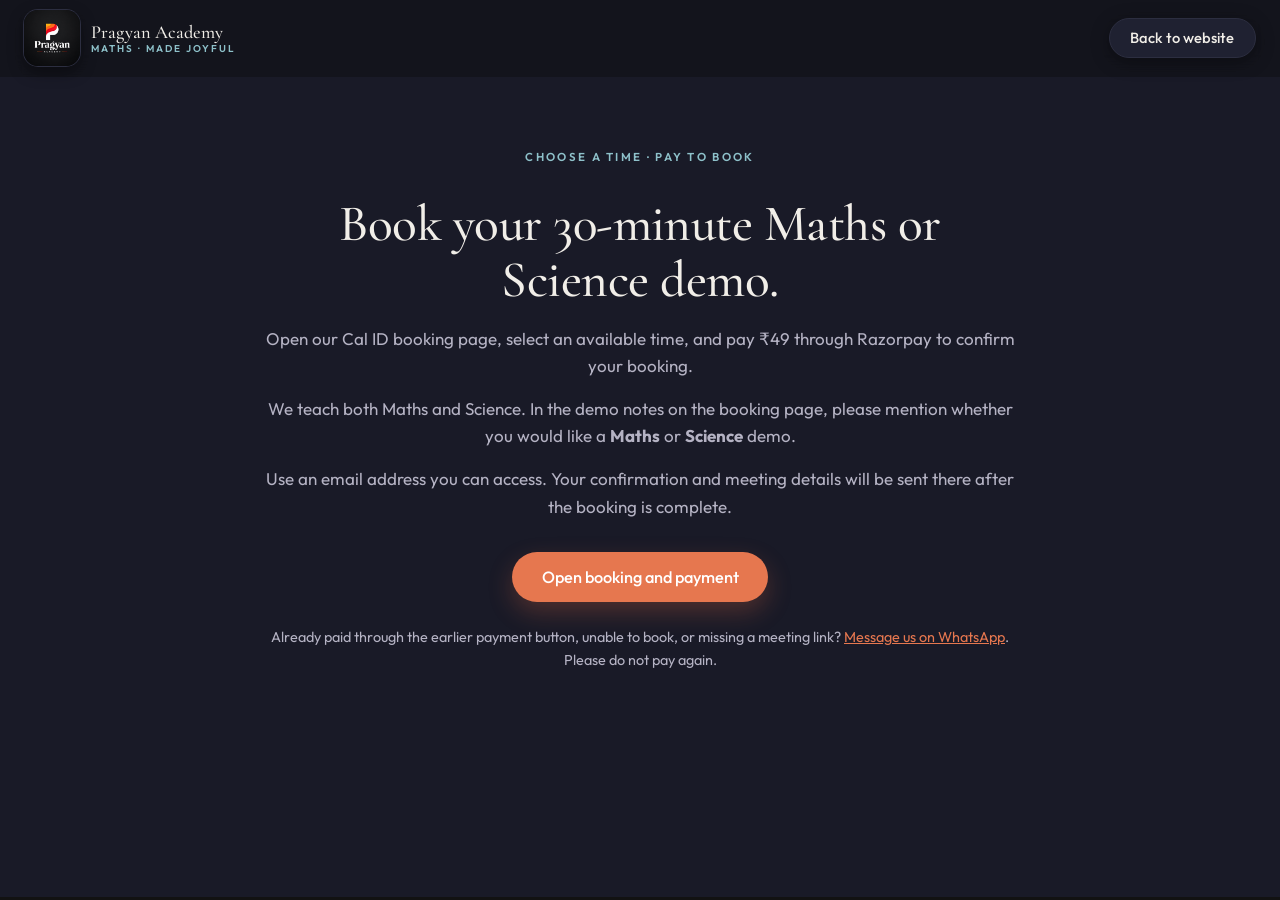
<file: book-demo.html>
<!DOCTYPE html>
<html lang="en" data-theme="dark">
<head>
  <meta charset="UTF-8">
  <meta name="viewport" content="width=device-width, initial-scale=1.0">
  <meta name="color-scheme" content="dark">
  <meta name="theme-color" content="#14151f">
  <title>Book your ₹49 Maths or Science demo — Pragyan Academy</title>
  <meta name="description" content="Choose a time and pay ₹49 to confirm your Pragyan Academy Maths or Science demo.">
  <meta name="robots" content="index, follow, max-image-preview:large">
  <link rel="canonical" href="https://www.pragyan-academy.in/book-demo.html">
  <meta property="og:type" content="website">
  <meta property="og:locale" content="en_IN">
  <meta property="og:site_name" content="Pragyan Academy">
  <meta property="og:title" content="Book a ₹49 Maths or Science Demo | Pragyan Academy">
  <meta property="og:description" content="Choose a time for a 30-minute Pragyan Academy Maths or Science demo and confirm your booking for ₹49.">
  <meta property="og:url" content="https://www.pragyan-academy.in/book-demo.html">
  <meta property="og:image" content="https://www.pragyan-academy.in/images/pragyan-academy-logo.jpg">
  <meta property="og:image:alt" content="Pragyan Academy logo">
  <meta name="twitter:card" content="summary_large_image">
  <meta name="twitter:title" content="Book a ₹49 Maths or Science Demo | Pragyan Academy">
  <meta name="twitter:description" content="Choose a time for a 30-minute Pragyan Academy Maths or Science demo.">
  <meta name="twitter:image" content="https://www.pragyan-academy.in/images/pragyan-academy-logo.jpg">
  <link rel="icon" type="image/png" href="images/pragyan-academy-icon.png">
  <link rel="apple-touch-icon" href="images/pragyan-academy-icon.png">
  <link rel="manifest" href="site.webmanifest">
  <link rel="preconnect" href="https://fonts.googleapis.com">
  <link rel="preconnect" href="https://fonts.gstatic.com" crossorigin>
  <link href="https://fonts.googleapis.com/css2?family=Cormorant+Garamond:wght@400;500;600&family=Outfit:wght@300;400;500;600&display=swap" rel="stylesheet">
  <link rel="stylesheet" href="style.css?v=20261031-new-logo">
  <script type="application/ld+json">
  {
    "@context": "https://schema.org",
    "@type": "WebPage",
    "@id": "https://www.pragyan-academy.in/book-demo.html#webpage",
    "url": "https://www.pragyan-academy.in/book-demo.html",
    "name": "Book a ₹49 Maths or Science Demo | Pragyan Academy",
    "description": "Choose a time for a 30-minute Pragyan Academy Maths or Science demo and confirm your booking for ₹49.",
    "isPartOf": { "@id": "https://www.pragyan-academy.in/#website" },
    "about": { "@id": "https://www.pragyan-academy.in/#organization" },
    "inLanguage": "en-IN"
  }
  </script>
</head>
<body>
  <header class="nav">
    <div class="container nav__inner">
      <a href="/" class="brand" aria-label="Pragyan Academy home">
        <img src="images/pragyan-academy-logo.jpg" alt="Pragyan Academy logo" class="brand__mark">
        <span class="brand__text">
          <span class="brand__name">Pragyan Academy</span>
          <span class="brand__tag">Maths · Made Joyful</span>
        </span>
      </a>
      <div class="nav__actions">
        <a href="/" class="btn btn--outline btn--sm">Back to website</a>
      </div>
    </div>
  </header>

  <main class="cal-booking">
    <div class="container">
      <div class="cal-booking__intro">
        <span class="eyebrow">Choose a time · Pay to book</span>
        <h1 class="h2">Book your 30-minute Maths or Science demo.</h1>
        <p>Open our Cal ID booking page, select an available time, and pay ₹49 through Razorpay to confirm your booking.</p>
        <p>We teach both Maths and Science. In the demo notes on the booking page, please mention whether you would like a <strong>Maths</strong> or <strong>Science</strong> demo.</p>
        <p>Use an email address you can access. Your confirmation and meeting details will be sent there after the booking is complete.</p>
      </div>

      <div class="cal-booking__action">
        <a class="btn btn--primary btn--lg" href="https://cal.id/pragyan-academy/demo-1-1">Open booking and payment</a>
      </div>

      <p class="cal-booking__help">Already paid through the earlier payment button, unable to book, or missing a meeting link? <a href="https://wa.me/917568540848?text=Hi%2C%20I%20paid%20%E2%82%B949%20for%20a%20Pragyan%20Academy%20demo%20but%20need%20help%20booking%20or%20getting%20my%20meeting%20link.%20My%20Razorpay%20payment%20ID%3A%20.%20My%20preferred%20or%20booked%20date%20and%20time%3A%20" target="_blank" rel="noopener">Message us on WhatsApp</a>. Please do not pay again.</p>
    </div>
  </main>

</body>
</html>
</file>
<file: style.css>
/* ==========================================================
   Pragyan Academy — style.css
   ========================================================== */

/* ---------- permanent dark theme ---------- */
:root {
  color-scheme: dark;

  --cream: #14151f;
  --cream-2: #191a27;
  --peach: #2a221f;
  --peach-2: #3d2e27;
  --coral: #e6774f;
  --coral-dark: #d9663f;
  --gold: #f0b455;
  --gold-soft: #f4c97e;
  --teal: #8ec1ca;
  --navy: #0e0f18;
  --navy-2: #171827;
  --ink: #f1eee8;
  --ink-soft: #b5b3c4;
  --muted: #8b8da3;
  --line: #2c2e40;
  --white: #ffffff;
  --surface: #1f2131;

  --nav-bg: rgba(20, 21, 31, 0.82);
  --hero-glow: rgba(217, 102, 63, 0.16);
  --blob: #23263a;
  --deco-1: #2e2a33;
  --deco-2: #2a2b38;
  --deco-3: #3a2c28;
  --deco-4: #262838;
  --eyebrow-muted: #7c7f9a;

  --serif: "Cormorant Garamond", Georgia, "Times New Roman", serif;
  --sans: "Outfit", "Helvetica Neue", Arial, sans-serif;

  --radius: 20px;
  --radius-lg: 32px;
  --shadow: 0 10px 40px rgba(0, 0, 0, 0.45);
  --shadow-sm: 0 4px 18px rgba(0, 0, 0, 0.35);
  --container: 1240px;
}

*, *::before, *::after { box-sizing: border-box; }

html { scroll-behavior: smooth; }

section[id] { scroll-margin-top: 90px; }

body {
  margin: 0;
  position: relative;
  z-index: 0;
  isolation: isolate;
  font-family: var(--sans);
  font-size: 17px;
  line-height: 1.6;
  color: var(--ink);
  background: transparent;
  -webkit-font-smoothing: antialiased;
  transition: background-color .25s ease, color .25s ease;
}

/* Quiet academic atmosphere: graph-paper structure with slow, warm light. */
.page-atmosphere {
  position: fixed;
  inset: 0;
  z-index: -1;
  pointer-events: none;
  overflow: hidden;
  background:
    linear-gradient(rgba(142,193,202,.026) 1px, transparent 1px),
    linear-gradient(90deg, rgba(142,193,202,.026) 1px, transparent 1px),
    var(--cream);
  background-size: 48px 48px, 48px 48px, auto;
}
.page-atmosphere::before,
.page-atmosphere::after {
  content: "";
  position: absolute;
  width: 42vw;
  aspect-ratio: 1;
  border-radius: 50%;
  filter: blur(110px);
  opacity: .12;
  will-change: transform;
}
.page-atmosphere::before { left: -14vw; top: 8vh; background: var(--teal); animation: ambient-drift-a 20s ease-in-out infinite alternate; }
.page-atmosphere::after { right: -16vw; top: 42vh; background: var(--coral); animation: ambient-drift-b 24s ease-in-out infinite alternate; }
@keyframes ambient-drift-a { to { transform: translate(11vw, 12vh) scale(1.12); } }
@keyframes ambient-drift-b { to { transform: translate(-9vw, -13vh) scale(.92); } }

/* Elements remain readable without JavaScript; motion activates only after setup. */
.motion-ready .reveal {
  opacity: 0;
  transform: translateY(22px);
  filter: blur(3px);
  transition:
    opacity .7s ease var(--reveal-delay, 0ms),
    transform .8s cubic-bezier(.2,.75,.2,1) var(--reveal-delay, 0ms),
    filter .7s ease var(--reveal-delay, 0ms);
}
.motion-ready .reveal.is-visible { opacity: 1; transform: translateY(0); filter: blur(0); }

img { display: block; max-width: 100%; }
a { color: inherit; text-decoration: none; }
a:focus-visible,
button:focus-visible {
  outline: 3px solid var(--gold);
  outline-offset: 4px;
}
h1, h2, h3, p { margin: 0; }
ul { list-style: none; margin: 0; padding: 0; }

.container {
  width: min(var(--container), 100% - 3rem);
  margin-inline: auto;
}

/* ---------- utilities ---------- */
.icon {
  width: 1.1em; height: 1.1em;
  fill: none; stroke: currentColor;
  stroke-width: 1.8; stroke-linecap: round; stroke-linejoin: round;
  flex-shrink: 0;
}
.icon--xs { width: 0.95em; height: 0.95em; }
.icon--arrow { margin-left: 0.15em; }

.eyebrow {
  display: inline-flex; align-items: center; gap: 0.45em;
  font-size: 0.72rem; font-weight: 600;
  letter-spacing: 0.2em; text-transform: uppercase;
  color: var(--teal);
  margin-bottom: 1.1rem;
}
.eyebrow--gold  { color: var(--gold); }
.eyebrow--teal  { color: var(--teal); }
.eyebrow--muted { color: var(--eyebrow-muted); letter-spacing: 0.22em; }

.h2 {
  font-family: var(--serif);
  font-weight: 500;
  font-size: clamp(2.2rem, 4vw, 3.4rem);
  line-height: 1.1;
  letter-spacing: -0.01em;
}
.h2 em { font-style: italic; }
.c-teal  { color: var(--teal); }
.c-coral { color: var(--coral); }

.pill {
  display: inline-flex; align-items: center; gap: 0.5em;
  padding: 0.55em 1.1em;
  border: 1px solid var(--peach-2);
  border-radius: 999px;
  background: var(--surface);
  font-size: 0.72rem; font-weight: 600;
  letter-spacing: 0.18em; text-transform: uppercase;
  color: var(--teal);
}
.pill .icon { color: var(--coral); }
.pill--ghost {
  background: rgba(255,255,255,0.18);
  border-color: rgba(255,255,255,0.5);
  color: var(--white);
  backdrop-filter: blur(4px);
}
.pill--ghost .icon { color: var(--white); }

/* ---------- buttons ---------- */
.btn {
  display: inline-flex; align-items: center; gap: 0.55em;
  padding: 0.85em 1.6em;
  border-radius: 999px;
  font-family: var(--sans);
  font-weight: 500; font-size: 0.98rem;
  line-height: 1;
  transition: transform .18s ease, box-shadow .18s ease, background .18s ease;
  white-space: nowrap;
}
.btn:hover { transform: translateY(-2px); }
.btn:focus-visible { transform: translateY(-1px); }
.btn--sm { padding: 0.8em 1.4em; font-size: 0.92rem; }
.btn--lg { padding: 1.05em 1.8em; font-size: 1.02rem; }

.btn--primary {
  background: var(--coral);
  color: var(--white);
  box-shadow: 0 10px 24px rgba(217,102,63,0.28);
}
.btn--primary:hover { background: var(--coral-dark); box-shadow: 0 14px 30px rgba(217,102,63,0.34); }

.btn--outline {
  background: var(--surface);
  border: 1px solid var(--line);
  color: var(--ink);
  box-shadow: var(--shadow-sm);
}
.btn--soft {
  background: var(--peach);
  color: var(--ink);
}
.btn--soft:hover { background: var(--peach-2); }

/* ---------- brand ---------- */
.brand { display: inline-flex; align-items: center; gap: 0.7rem; }
.brand__mark {
  width: 56px; height: 56px;
  border-radius: 14px;
  object-fit: contain;
  background: #0d0f12;
  flex-shrink: 0;
  box-shadow: 0 6px 16px rgba(30,30,30,0.25);
}
.brand__text { display: flex; flex-direction: column; line-height: 1.15; white-space: nowrap; }
.brand__name { font-family: var(--serif); font-size: 1.15rem; font-weight: 500; color: var(--ink); }
.brand__tag  { font-size: 0.62rem; letter-spacing: 0.2em; text-transform: uppercase; color: var(--teal); font-weight: 600; }

/* ==========================================================
   NAV
   ========================================================== */
.nav {
  position: sticky; top: 0; z-index: 50;
  background: var(--nav-bg);
  backdrop-filter: blur(12px);
  -webkit-backdrop-filter: blur(12px);
  border-bottom: 1px solid transparent;
}
.nav__inner {
  display: flex; align-items: center; justify-content: space-between;
  gap: 2rem;
  height: 76px;
}
.nav__links { display: flex; gap: 1.2rem; margin-left: auto; margin-right: 0.5rem; }
.nav__links a {
  font-size: 0.95rem; font-weight: 500; color: var(--ink);
  transition: color .15s;
}
.nav__links a:hover { color: var(--coral); }

.nav__actions { display: flex; align-items: center; gap: 0.75rem; }
.brand__mark { box-shadow: 0 0 0 1px var(--line), 0 6px 16px rgba(0,0,0,0.4); }

/* ==========================================================
   HERO
   ========================================================== */
.hero {
  position: relative;
  padding: 5rem 0 6rem;
  overflow: hidden;
}
.hero::after {
  /* soft peach glow bottom-right */
  content: "";
  position: absolute; right: -10%; bottom: -30%;
  width: 45vw; height: 45vw;
  background: radial-gradient(circle, var(--hero-glow), transparent 65%);
  pointer-events: none;
}
.hero__inner {
  display: grid;
  grid-template-columns: 1.25fr 1fr;
  gap: 3.5rem;
  align-items: center;
  position: relative; z-index: 1;
}
.hero__title {
  font-family: var(--serif);
  font-weight: 400;
  font-size: clamp(2.8rem, 4.7vw, 4.2rem);
  line-height: 1.05;
  letter-spacing: -0.015em;
  margin: 1.8rem 0 1.5rem;
}
.hl {
  position: relative;
  font-style: italic;
  color: var(--coral);
  white-space: nowrap;
}
.hl::after {
  /* hand-drawn underline */
  content: "";
  position: absolute; left: 18%; right: 15%; bottom: -0.02em;
  height: 0.16em;
  background: url("data:image/svg+xml,%3Csvg xmlns='http://www.w3.org/2000/svg' viewBox='0 0 200 12' preserveAspectRatio='none'%3E%3Cpath d='M2 8 C 40 2, 90 12, 130 6 S 190 4, 198 8' fill='none' stroke='%23f0c27a' stroke-width='4' stroke-linecap='round'/%3E%3C/svg%3E") no-repeat center / 100% 100%;
}
.hero__lead {
  font-size: 1.15rem;
  line-height: 1.6;
  color: var(--ink-soft);
  max-width: 44ch;
}
.hero__lead strong { color: var(--ink); font-weight: 600; }
.hero__actions { display: flex; flex-wrap: wrap; gap: 1rem; margin-top: 2.2rem; }

.stats {
  display: flex;
  margin-top: 3rem;
}
.stats li {
  display: flex; flex-direction: column;
  padding-right: 2.5rem; margin-right: 2.5rem;
  border-right: 1px solid var(--line);
}
.stats li:last-child { border-right: 0; }
.stats strong {
  font-family: var(--serif);
  font-size: 1.7rem; font-weight: 500;
  line-height: 1.1;
  display: inline-flex; align-items: baseline; gap: 0.15em;
}
.stats span { font-size: 0.92rem; color: var(--ink-soft); margin-top: 0.15rem; }
.star { color: var(--gold); font-size: 1.1em; }

/* visual */
.hero__visual { position: relative; }
.hero__frame {
  background: var(--peach-2);
  border-radius: var(--radius-lg);
  padding: 1.6rem 0 0 1.6rem;
  margin-left: 1rem;
}
.hero__img {
  width: 100%;
  height: auto;                 /* override the HTML height attribute so aspect-ratio applies */
  aspect-ratio: 1 / 1;
  max-height: min(70vh, 640px); /* never taller than the viewport */
  object-fit: cover;
  border-radius: 28px;
  border: 6px solid var(--surface);
  box-shadow: var(--shadow);
  position: relative;
  animation: hero-focus 15s ease-in-out infinite alternate;
}
@keyframes hero-focus { from { object-position: 48% 50%; } to { object-position: 55% 46%; } }
.badge {
  position: absolute; left: -1.5rem; bottom: 1.2rem;
  display: flex; align-items: center; gap: 0.85rem;
  padding: 1rem 1.4rem 1rem 1rem;
  background: var(--surface);
  border-radius: 18px;
  box-shadow: var(--shadow);
  transform: rotate(-3deg);
}
.badge__grade {
  width: 42px; height: 42px;
  display: grid; place-items: center;
  border-radius: 50%;
  background: var(--peach);
  color: var(--coral);
  font-family: var(--serif); font-size: 1.2rem;
}
.badge__text { display: flex; flex-direction: column; line-height: 1.2; }
.badge__text strong { font-size: 0.92rem; font-weight: 600; }
.badge__text small { font-size: 0.75rem; color: var(--ink-soft); }
.hero__blob {
  position: absolute; right: -2rem; bottom: 0.5rem;
  width: 110px; height: 110px;
  border-radius: 50%;
  background: var(--blob);
  z-index: -1;
}

/* decorative maths symbols */
.deco {
  position: absolute;
  font-family: var(--serif);
  color: var(--deco-1);
  user-select: none; pointer-events: none;
  line-height: 1;
}
.deco--plus   { top: 20%; left: 6%; font-size: 4.5rem; font-weight: 300; }
.deco--divide { top: 21%; right: 5%; font-size: 3rem; color: var(--deco-2); }
.deco--pi     { bottom: 18%; left: 19%; font-size: 3rem; color: var(--deco-3); }
.deco--equals { top: 55%; left: 3%; font-size: 4rem; color: var(--deco-4); }

/* ==========================================================
   ABOUT
   ========================================================== */
.about {
  min-height: calc(100vh - 76px);
  display: flex;
  align-items: center;
  padding: clamp(2.25rem, 4vw, 4rem) 0;
}
.about__inner {
  display: grid;
  grid-template-columns: minmax(300px, .8fr) 1.2fr;
  gap: clamp(3rem, 7vw, 7rem);
  align-items: start;
}
.about__heading { position: sticky; top: 110px; padding-left: 1rem; }
.about__heading .h2 { max-width: 13ch; font-size: clamp(2.2rem, 3.2vw, 3.15rem); }
.educator { margin: 1.25rem 0 0; max-width: 360px; }
.educator img { display: block; width: 100%; height: clamp(330px, 42vh, 440px); object-fit: cover; object-position: center 22%; border-radius: 22px; border: 1px solid var(--line); }
.educator figcaption { display: flex; flex-direction: row; align-items: baseline; justify-content: space-between; gap: 1rem; margin-top: .65rem; }
.educator figcaption strong { font-family: var(--serif); font-size: 1.3rem; font-weight: 500; }
.educator a { color: var(--teal); text-decoration: underline; text-underline-offset: 4px; font-size: .82rem; }
.about__body p { color: var(--ink); line-height: 1.7; }
.about__body p + p { margin-top: 1.5rem; }

.pillars {
  display: grid;
  grid-template-columns: repeat(3, 1fr);
  gap: 1.2rem;
  margin-top: 2.5rem;
}
.pillar {
  background: var(--surface);
  border: 1px solid var(--line);
  border-radius: 18px;
  padding: 1.35rem;
}
.pillar h3 {
  font-family: var(--serif);
  font-size: 1.35rem; font-weight: 500;
  margin: 1.3rem 0 0.45rem;
}
.pillar p { font-size: 0.9rem; color: var(--ink-soft); line-height: 1.5; margin: 0; }

.icon-box {
  width: 40px; height: 40px;
  display: grid; place-items: center;
  border-radius: 12px;
  background: var(--peach);
  color: var(--coral);
}
.icon-box--white { background: var(--surface); border: 1px solid var(--line); }

/* ==========================================================
   WHY / APPROACH
   ========================================================== */
.why {
  padding: 5rem 0;
  background:
    radial-gradient(circle at 85% 18%, rgba(230,119,79,.08), transparent 28%),
    var(--cream-2);
}
.why__title { max-width: 21ch; }
.why__sub { margin-top: 1.4rem; color: var(--ink-soft); }
.approach-grid {
  display: grid;
  grid-template-columns: minmax(320px, .85fr) 1.15fr;
  gap: clamp(2.5rem, 6vw, 6rem);
  margin-top: 3.5rem;
  align-items: start;
}
.approach-promise {
  position: sticky;
  top: 110px;
  overflow: hidden;
  min-height: 560px;
  border-radius: 24px;
  box-shadow: var(--shadow-sm);
}
.approach-promise > img {
  position: absolute; inset: 0;
  width: 100%; height: 100%;
  object-fit: cover;
  animation: calm-zoom 18s ease-in-out infinite alternate;
}
@keyframes calm-zoom { from { transform: scale(1.01); } to { transform: scale(1.09) translate(-1%, -.6%); } }
.approach-promise__overlay {
  position: relative; z-index: 1;
  height: 100%; min-height: 560px;
  padding: 2rem;
  display: flex; flex-direction: column; justify-content: flex-end; align-items: flex-start;
  gap: 1rem;
  background: linear-gradient(to top, rgba(25,24,31,.82) 0%, rgba(25,24,31,.12) 65%, transparent 100%);
}
.approach-promise__overlay p {
  font-family: var(--serif);
  font-size: clamp(1.6rem, 3vw, 2.25rem);
  color: var(--white);
  line-height: 1.15;
  max-width: 14ch;
}
.benefit-list { counter-reset: differentiator; border-bottom: 1px solid var(--line); }
.benefit {
  counter-increment: differentiator;
  display: grid;
  grid-template-columns: 3.5rem 1fr;
  gap: 1.25rem;
  padding: 1.55rem 0;
  border-top: 1px solid var(--line);
}
.benefit::before {
  content: "0" counter(differentiator);
  color: var(--coral);
  font-size: .75rem;
  font-weight: 600;
  letter-spacing: .16em;
  padding-top: .35rem;
}
.benefit h3 { font-family: var(--serif); font-size: clamp(1.55rem, 2.3vw, 2rem); font-weight: 500; line-height: 1.1; }
.benefit p { margin-top: .45rem; color: var(--ink-soft); font-size: .96rem; line-height: 1.55; max-width: 46ch; }

@media (max-width: 900px) {
  .approach-grid { grid-template-columns: 1fr; }
  .approach-promise { position: relative; top: auto; }
  .approach-promise, .approach-promise__overlay { min-height: 360px; }
}
@media (max-width: 600px) {
  .why { padding: 4rem 0; }
  .approach-grid { margin-top: 2.5rem; gap: 2rem; }
  .benefit { grid-template-columns: 2.5rem 1fr; padding: 1.25rem 0; gap: .75rem; }
}

/* ==========================================================
   TESTIMONIALS
   ========================================================== */
.testimonials {
  position: relative;
  padding: 6rem 0 4rem;
}
.testimonial-marquee {
  width: 100%;
  overflow: hidden;
  margin-top: 3rem;
  padding: .4rem 0 1.2rem;
  -webkit-mask-image: linear-gradient(to right, transparent, #000 5%, #000 95%, transparent);
  mask-image: linear-gradient(to right, transparent, #000 5%, #000 95%, transparent);
}
.tgrid {
  display: flex;
  width: max-content;
  gap: 1.25rem;
  animation: testimonial-scroll 48s linear infinite;
  will-change: transform;
}
.testimonial-marquee:hover .tgrid,
.testimonial-marquee:focus-within .tgrid { animation-play-state: paused; }
@keyframes testimonial-scroll {
  from { transform: translateX(0); }
  to { transform: translateX(calc(-50% - .625rem)); }
}
.tcard {
  width: clamp(290px, 32vw, 410px);
  min-height: 320px;
  flex: 0 0 auto;
  background: var(--surface);
  border: 1px solid var(--line);
  border-radius: 24px;
  padding: 2rem;
  box-shadow: var(--shadow-sm);
  display: flex; flex-direction: column;
  transition: border-color .25s ease, box-shadow .25s ease, transform .25s ease;
}
.tcard:hover { border-color: rgba(142,193,202,.38); box-shadow: 0 12px 32px rgba(0,0,0,.32); transform: translateY(-3px); }
.tcard--tint { background: var(--peach); border-color: var(--peach-2); box-shadow: none; }

.tcard__top {
  display: flex; align-items: center; justify-content: space-between;
  margin-bottom: 1.2rem;
}
.quote {
  font-family: var(--serif);
  font-size: 3rem; line-height: 0.6;
  color: var(--coral);
  font-weight: 600;
  position: relative; top: 0.3em;
}
.stars { color: var(--gold); letter-spacing: 0.1em; font-size: 0.95rem; }

.tcard__quote {
  font-family: var(--serif);
  font-size: 1.45rem;
  line-height: 1.4;
  color: var(--ink);
  flex: 1;
}
.tcard__quote--lg { font-size: 1.55rem; line-height: 1.35; }

.tcard__author {
  display: flex; align-items: center; gap: 0.85rem;
  margin-top: 2rem;
  padding-top: 1.5rem;
  border-top: 1px solid var(--line);
}
.tcard--tint .tcard__author { border-top-color: var(--peach-2); }
.tcard__author span { display: flex; flex-direction: column; line-height: 1.25; }
.tcard__author strong { font-size: 0.92rem; font-weight: 600; }
.tcard__author small  { font-size: 0.78rem; color: var(--ink-soft); }

.avatar {
  width: 46px; height: 46px;
  border-radius: 50%;
  object-fit: cover;
  flex-shrink: 0;
}
.avatar--initial {
  display: grid !important; place-items: center;
  color: var(--white);
  font-family: var(--serif); font-size: 1.15rem;
}
.avatar--tone-1 { background: #b75f45; }
.avatar--tone-2 { background: #527985; }
.avatar--tone-3 { background: #8a6b3f; }
.avatar--tone-4 { background: #6f6b98; }
.avatar--tone-5 { background: #57766c; }
@media (prefers-reduced-motion: reduce) {
  .testimonial-marquee { overflow-x: auto; mask-image: none; -webkit-mask-image: none; }
  .tgrid { animation: none; }
  .tcard[aria-hidden="true"] { display: none; }
}

/* ==========================================================
   DEMO BOOKING
   ========================================================== */
.booking { padding: 5rem 0; background: var(--cream-2); }
.booking__inner { display: grid; grid-template-columns: 1fr 1fr; gap: clamp(2rem, 5vw, 5rem); align-items: start; }
.booking__copy h2 { max-width: 15ch; }
.booking__copy p { color: var(--ink-soft); margin-top: 1.5rem; max-width: 52ch; }
.booking__copy .booking__note { font-size: 0.9rem; }
.booking__panel { background: var(--surface); border: 1px solid var(--line); border-radius: 24px; padding: 2rem; box-shadow: var(--shadow-sm); }
.booking__panel h3 { font-family: var(--serif); font-size: 2rem; font-weight: 500; line-height: 1.1; margin-bottom: 1.5rem; }
.booking__panel p { color: var(--ink-soft); margin: 1rem 0; }
.booking__payment { margin: 1.5rem 0; }
.booking__followup { display: inline-block; margin-top: 0.7rem; color: var(--coral); text-decoration: underline; font-size: 0.9rem; }

/* ---------- post-payment booking page ---------- */
.cal-booking { padding: clamp(2.5rem, 5vw, 5rem) 0; background: var(--cream-2); min-height: calc(100vh - 80px); }
.cal-booking__intro { max-width: 750px; margin: 0 auto 2rem; text-align: center; }
.cal-booking__intro h1 { margin-top: 0.75rem; }
.cal-booking__intro p { color: var(--ink-soft); margin-top: 1rem; }
.cal-booking__action { text-align: center; }
.cal-booking__help { max-width: 750px; margin: 1.5rem auto 0; color: var(--ink-soft); text-align: center; font-size: 0.9rem; }
.cal-booking__help a { color: var(--coral); text-decoration: underline; }

/* ==========================================================
   CTA / CONTACT
   ========================================================== */
.contact { padding: 4rem 0 5rem; }
.cta {
  position: relative;
  overflow: hidden;
  width: min(1150px, 100%);
  margin-inline: auto;
  background: var(--navy);
  color: var(--white);
  border-radius: 40px;
  padding: 4rem;
  isolation: isolate;
}
.cta__glow {
  position: absolute; border-radius: 50%; filter: blur(70px); z-index: -1;
  pointer-events: none;
}
.cta__glow--1 { width: 380px; height: 380px; right: -60px; top: -80px; background: rgba(120,60,50,0.6); }
.cta__glow--2 { width: 320px; height: 320px; left: -80px; bottom: -80px; background: rgba(50,80,95,0.55); }
.cta__mark {
  position: absolute; right: -3rem; top: -3rem;
  width: 340px; height: 340px;
  border-radius: 28px;
  object-fit: contain;
  opacity: 0.14;
  z-index: -1;
  pointer-events: none;
}

.cta__top {
  display: grid;
  grid-template-columns: 1.45fr 1fr;
  gap: 3rem;
  align-items: start;
}
.cta__title {
  font-family: var(--serif);
  font-weight: 500;
  font-size: clamp(2.4rem, 3.8vw, 3.3rem);
  line-height: 1.08;
}
.cta__title em { color: var(--gold-soft); font-style: italic; }
.cta__copy p { margin-top: 1.5rem; color: rgba(255,255,255,0.75); max-width: 50ch; }

.cta__card {
  background: var(--surface);
  color: var(--ink);
  border-radius: 24px;
  padding: 2rem;
  box-shadow: 0 20px 60px rgba(0,0,0,0.3);
}
.cta__card .eyebrow { margin-bottom: 0.6rem; }
.cta__number {
  display: block;
  font-family: var(--serif);
  font-size: 2.9rem; font-weight: 500;
  line-height: 1.1;
}
.cta__hours { font-size: 0.9rem; color: var(--ink-soft); margin-top: 0.3rem; }
.cta__availability { display: flex; align-items: center; gap: .5rem; margin-top: .75rem; color: var(--ink-soft); font-size: .82rem; }
.cta__availability .icon { color: var(--gold); }
.cta__actions { display: flex; flex-wrap: wrap; gap: 0.75rem; margin-top: 1.6rem; }

/* ==========================================================
   FOOTER
   ========================================================== */
.footer {
  border-top: 1px solid var(--line);
  padding: 2.5rem 0;
}
.footer__inner {
  display: grid;
  grid-template-columns: auto 1fr;
  gap: 2rem 4rem;
  align-items: center;
}
.footer__links { display: flex; justify-content: flex-end; flex-wrap: wrap; gap: .75rem 1.5rem; }
.footer__links a {
  font-size: 0.88rem;
  color: var(--ink-soft);
  transition: color .15s;
}
.footer__links a:hover { color: var(--coral); }
.footer__copy { justify-self: end; font-size: 0.8rem; color: var(--ink-soft); }
.social-links { display: flex; flex-wrap: wrap; gap: .75rem 1.5rem; }
.social-links a { display: inline-flex; align-items: center; gap: .4rem; padding-block: .5rem; color: var(--teal); text-decoration: underline; text-underline-offset: 4px; font-size: .95rem; }
.social-links a:hover, .educator a:hover { color: var(--coral); }

/* ==========================================================
   RESPONSIVE
   ========================================================== */
@media (max-width: 1024px) {
  .hero__inner { grid-template-columns: 1fr; gap: 3.5rem; }
  .hero__visual { max-width: 560px; }
  .about { min-height: auto; }
  .about__inner { grid-template-columns: 1fr; gap: 2.5rem; }
  .about__heading { position: relative; top: auto; padding-left: 0; }
  .cta__top { grid-template-columns: 1fr; }
  .cta__title { max-width: none; }
}

@media (max-width: 768px) {
  body { font-size: 16px; }
  .nav__links { display: none; }
  .nav__inner { gap: 1rem; }
  .nav__actions { gap: 0.5rem; }
  .hero { padding: 3rem 0 4rem; }
  .hl { white-space: normal; }
  .hl::after { display: none; }
  .deco { display: none; }
  .stats { flex-wrap: wrap; gap: 1.2rem 0; }
  .stats li { padding-right: 1.5rem; margin-right: 1.5rem; }
  .badge { left: 0.5rem; }
  .pillars { grid-template-columns: 1fr; }
  .tcard { width: min(82vw, 350px); min-height: 300px; padding: 1.5rem; }
  .tcard__quote--lg { font-size: 1.4rem; }
  .booking__inner { grid-template-columns: 1fr; }
  .booking__copy h2 { max-width: none; }
  .booking__panel { padding: 1.5rem; }
  .cta { padding: 2.5rem 1.6rem; border-radius: 28px; }
  .cta__card { padding: 1.5rem; }
  .cta__number { font-size: 2.3rem; }
  .cta__mark { display: none; }
  .footer__inner { grid-template-columns: 1fr; gap: 1.5rem; }
  .footer__links { justify-content: flex-start; }
  .footer__copy { justify-self: start; }
}

@media (max-width: 480px) {
  .nav__actions .btn { padding: 0.7em 0.9em; font-size: 0.78rem; }
}

/* ---------- founder story ---------- */
.founder-story__body { border-top: 1px solid var(--line); }
.founder-story__body > p { margin-top: 1rem; color: var(--ink-soft); font-size: .94rem; line-height: 1.6; max-width: 68ch; }
.founder-story__body .founder-story__opening { color: var(--ink); font-family: var(--serif); font-size: clamp(1.6rem, 2.35vw, 2.05rem); line-height: 1.25; max-width: 32ch; }
.founder-story__proof { display: grid; grid-template-columns: repeat(3, 1fr); gap: 1rem; margin: 1.4rem 0; }
.founder-story__proof div { padding: .9rem .8rem .4rem 0; border-top: 1px solid var(--line); }
.founder-story__proof dt { color: var(--coral); font-family: var(--serif); font-size: 1.5rem; line-height: 1.1; }
.founder-story__proof dt[data-count-to] { min-width: 3.25ch; font-variant-numeric: tabular-nums; }
.founder-story__proof dd { margin: .4rem 0 0; color: var(--ink-soft); font-size: .76rem; line-height: 1.4; }
.founder-story__body blockquote { margin: 1.5rem 0 0; padding: 1.2rem 1.4rem; border-left: 3px solid var(--coral); background: var(--peach); border-radius: 0 18px 18px 0; color: var(--ink); font-family: var(--serif); font-size: clamp(1.25rem, 2vw, 1.65rem); line-height: 1.3; }
@media (max-width: 1100px) and (min-width: 769px) {
  .nav__inner { gap: 1rem; }
  .nav__links { gap: .8rem; }
  .nav__links a { font-size: .8rem; }
  .nav__actions .btn { font-size: .8rem; padding-inline: 1em; }
}
@media (max-width: 900px) {
  .about__heading { position: relative; top: auto; }
  .about__heading .h2 { max-width: 18ch; }
}
@media (max-width: 600px) {
  .founder-story__proof { grid-template-columns: 1fr; gap: .2rem; }
  .founder-story__proof div { display: grid; grid-template-columns: 6rem 1fr; gap: 1rem; align-items: baseline; }
  .founder-story__proof dd { margin-top: 0; }
  .founder-story__body blockquote { padding: 1.4rem 1.25rem; }
}

@media (prefers-reduced-motion: reduce) {
  .page-atmosphere::before,
  .page-atmosphere::after,
  .hero__img,
  .approach-promise > img { animation: none !important; }
  .motion-ready .reveal,
  .motion-ready .reveal.is-visible { opacity: 1; transform: none; filter: none; transition: none; }
  .tcard:hover,
  .notes-card:hover { transform: none !important; }
}

/* ---------- sample study notes ---------- */
.study-notes {
  padding: clamp(3rem, 6vw, 6rem) 0;
  background:
    radial-gradient(circle at 12% 82%, rgba(142,193,202,.08), transparent 30%),
    var(--cream-2);
}
.section-intro { max-width: 65ch; margin-top: 1.4rem; color: var(--ink-soft); }
.notes-grid { display: grid; grid-template-columns: repeat(3, minmax(0, 1fr)); gap: 1.5rem; margin-top: 2.5rem; }
.notes-card { display: flex; flex-direction: column; padding: 1.6rem; border: 1px solid var(--line); border-radius: 22px; background: var(--surface); box-shadow: var(--shadow-sm); transition: transform .25s ease, border-color .25s ease, box-shadow .25s ease; }
.notes-card:hover { transform: translateY(-5px); border-color: rgba(230,119,79,.42); box-shadow: 0 16px 38px rgba(0,0,0,.34); }
.notes-card h3 { font-family: var(--serif); font-size: 1.9rem; font-weight: 500; line-height: 1.2; margin-bottom: .8rem; }
.notes-card p { color: var(--ink-soft); }
.notes-card__actions { display: flex; align-items: center; flex-wrap: wrap; gap: 1rem; margin-top: auto; }
.notes-card__download { color: var(--teal); text-decoration: underline; text-underline-offset: 3px; font-size: .9rem; }
@media (max-width: 900px) {
  .notes-grid { grid-template-columns: 1fr; }
}

/* ---------- focused hero layout ---------- */
.hero { padding: 4rem 0 4.5rem; }
.hero__inner { grid-template-columns: 1.1fr 1fr; gap: clamp(2rem, 5vw, 5rem); }
.hero__title { font-size: clamp(2.8rem, 4.5vw, 4.2rem); margin: 1.4rem 0 1.3rem; }
.hero__lead { max-width: 42ch; font-size: 1.08rem; }
.hero__actions { margin-top: 1.8rem; }
.hero__resources { display: flex; flex-wrap: wrap; gap: .8rem 1.6rem; margin-top: 1.35rem; }
.hero__resources a { display: inline-flex; align-items: center; gap: .45rem; color: var(--teal); font-size: .94rem; text-decoration: underline; text-underline-offset: 5px; }
.hero__resources a:hover { color: var(--coral); }
.hero .stats { display: grid; grid-template-columns: repeat(3, minmax(0, 1fr)); gap: 1rem; margin-top: 2.2rem; padding-top: 1.5rem; border-top: 1px solid var(--line); }
.hero .stats li { padding: 0; margin: 0; border: 0; }
.hero .stats strong { font-size: clamp(1.15rem, 2vw, 1.5rem); }
.hero .stats span { font-size: .8rem; }
.hero .deco { display: none; }
.hero__frame { padding: .8rem 0 0 .8rem; margin-left: 0; }
.hero__img { max-height: 520px; }
@media (max-width: 1024px) {
  .hero__inner { grid-template-columns: 1fr 1fr; gap: 2rem; }
  .hero__title { font-size: clamp(2.5rem, 4.5vw, 3.5rem); }
  .hero .hl { white-space: normal; }
  .badge { left: -.5rem; padding: .8rem; }
}
@media (max-width: 768px) {
  .hero { padding: 2.5rem 0 3rem; }
  .hero__inner { grid-template-columns: 1fr; gap: 2.5rem; }
  .hero__title { font-size: clamp(2.6rem, 8vw, 3.8rem); }
  .hero__visual { width: 100%; max-width: 480px; margin-inline: auto; }
  .hero__img { max-height: 360px; }
  .hero__actions .btn { white-space: normal; line-height: 1.3; }
  .hero .stats { gap: .7rem; }
  .badge { left: .5rem; }
}
@media (max-width: 480px) {
  .nav__inner { gap: .5rem; }
  .nav .brand { gap: .4rem; }
  .nav .brand__mark { width: 40px; height: 40px; border-radius: 10px; }
  .nav .brand__name { font-size: .95rem; }
  .nav .brand__tag { font-size: .48rem; letter-spacing: .12em; }
  .nav__actions { gap: .35rem; }
  .nav__actions .btn { font-size: .7rem; padding: .8em; }
  .booking__inner > * { min-width: 0; }
  .booking__payment { white-space: normal; line-height: 1.4; }
}
</file>
